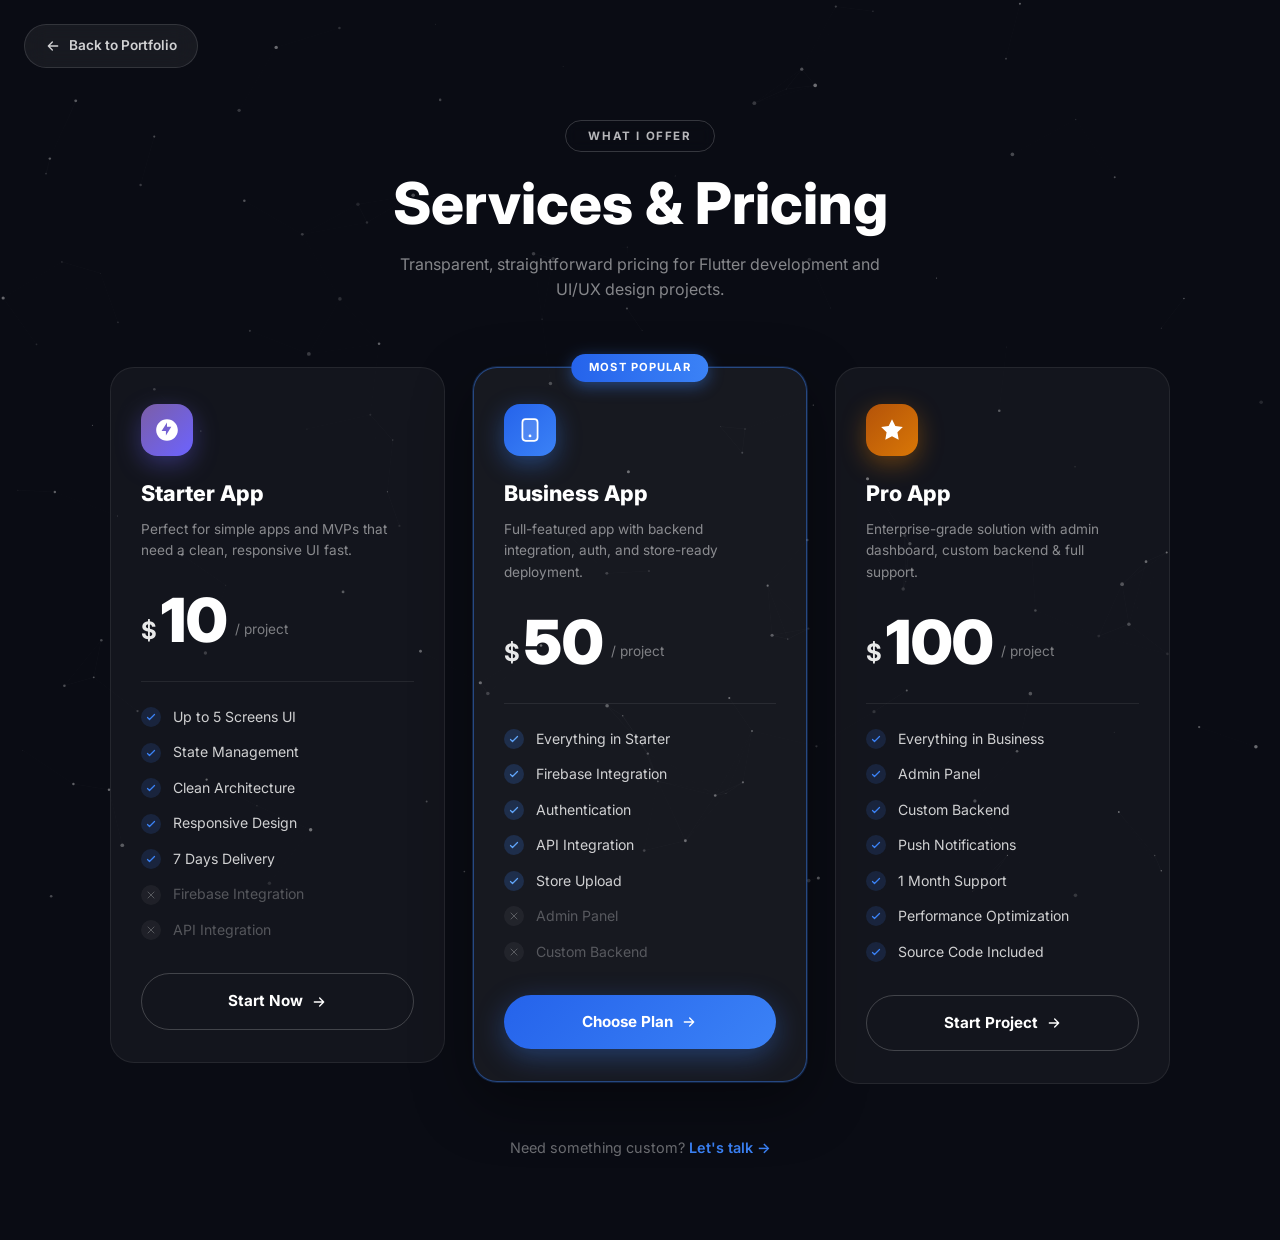
<file: pricing.html>
<!DOCTYPE html>
<html lang="en">

<head>
    <meta charset="UTF-8" />
    <meta name="viewport" content="width=device-width, initial-scale=1.0" />
    <meta name="description"
        content="Fadi Atef - Flutter Developer pricing plans for mobile app development services." />
    <title>Pricing Plans | Fadi Atef — Flutter Developer</title>
    <link rel="preconnect" href="https://fonts.googleapis.com" />
    <link rel="preconnect" href="https://fonts.gstatic.com" crossorigin />
    <link
        href="https://fonts.googleapis.com/css2?family=Inter:wght@300;400;500;600;700;800;900&family=Fira+Code:wght@400;500&display=swap"
        rel="stylesheet" />
    <style>
        *,
        *::before,
        *::after {
            box-sizing: border-box;
            margin: 0;
            padding: 0;
        }

        html {
            scroll-behavior: smooth;
        }

        body {
            font-family: 'Inter', system-ui, sans-serif;
            background: #0a0c14;
            color: #f0f0f5;
            min-height: 100vh;
            line-height: 1.6;
            overflow-x: hidden;
        }

        /* Background canvas */
        #pricingCanvas {
            position: fixed;
            inset: 0;
            width: 100%;
            height: 100%;
            pointer-events: none;
            opacity: 0.45;
            z-index: 0;
        }

        /* Back button */
        .back-btn {
            position: fixed;
            top: 24px;
            left: 24px;
            z-index: 100;
            display: inline-flex;
            align-items: center;
            gap: 8px;
            padding: 10px 20px;
            background: rgba(255, 255, 255, 0.06);
            border: 1px solid rgba(255, 255, 255, 0.12);
            border-radius: 50px;
            color: rgba(255, 255, 255, 0.8);
            font-size: 0.85rem;
            font-weight: 600;
            text-decoration: none;
            backdrop-filter: blur(12px);
            transition: all 0.25s;
        }

        .back-btn:hover {
            background: rgba(255, 255, 255, 0.1);
            border-color: rgba(255, 255, 255, 0.25);
            transform: translateX(-3px);
        }

        /* Page wrapper */
        .page {
            position: relative;
            z-index: 1;
            min-height: 100vh;
            display: flex;
            flex-direction: column;
            align-items: center;
            padding: 120px 24px 80px;
        }

        /* Header */
        .pricing-header {
            text-align: center;
            margin-bottom: 64px;
        }

        .pricing-badge {
            display: inline-block;
            padding: 6px 22px;
            border: 1px solid rgba(255, 255, 255, 0.18);
            border-radius: 50px;
            font-size: 0.72rem;
            font-weight: 700;
            letter-spacing: 0.14em;
            color: rgba(255, 255, 255, 0.7);
            margin-bottom: 20px;
            backdrop-filter: blur(6px);
        }

        .pricing-title {
            font-size: clamp(2.4rem, 5vw, 3.6rem);
            font-weight: 800;
            color: #fff;
            line-height: 1.1;
            margin-bottom: 16px;
        }

        .pricing-sub {
            font-size: 1rem;
            color: rgba(255, 255, 255, 0.5);
            max-width: 480px;
            margin: 0 auto;
        }

        /* Cards grid */
        .pricing-grid {
            display: grid;
            grid-template-columns: repeat(3, 1fr);
            gap: 28px;
            width: 100%;
            max-width: 1060px;
            align-items: start;
        }

        /* Base card */
        .plan-card {
            background: rgba(255, 255, 255, 0.04);
            border: 1px solid rgba(255, 255, 255, 0.08);
            border-radius: 24px;
            padding: 36px 30px 32px;
            display: flex;
            flex-direction: column;
            gap: 0;
            transition: all 0.35s cubic-bezier(0.25, 0.46, 0.45, 0.94);
            position: relative;
        }

        .plan-card:hover {
            transform: translateY(-8px);
            box-shadow: 0 30px 80px rgba(0, 0, 0, 0.5);
            border-color: rgba(255, 255, 255, 0.14);
        }

        /* Popular card */
        .plan-card.popular {
            background: rgba(255, 255, 255, 0.055);
            border-color: rgba(58, 130, 246, 0.45);
            box-shadow: 0 0 0 1px rgba(58, 130, 246, 0.2), 0 20px 60px rgba(0, 0, 0, 0.4);
        }

        .plan-card.popular:hover {
            box-shadow: 0 0 0 1px rgba(58, 130, 246, 0.35), 0 32px 80px rgba(0, 0, 0, 0.55);
        }

        /* Popular badge */
        .popular-badge {
            position: absolute;
            top: -14px;
            left: 50%;
            transform: translateX(-50%);
            background: linear-gradient(90deg, #2563eb, #3b82f6);
            color: #fff;
            font-size: 0.7rem;
            font-weight: 700;
            letter-spacing: 0.1em;
            padding: 5px 18px;
            border-radius: 50px;
            white-space: nowrap;
            box-shadow: 0 4px 16px rgba(59, 130, 246, 0.45);
        }

        /* Plan icon */
        .plan-icon {
            width: 52px;
            height: 52px;
            border-radius: 16px;
            display: flex;
            align-items: center;
            justify-content: center;
            margin-bottom: 20px;
        }

        .icon-starter {
            background: linear-gradient(135deg, #7b5ea7, #6c63ff);
            box-shadow: 0 8px 24px rgba(108, 99, 255, 0.35);
        }

        .icon-business {
            background: linear-gradient(135deg, #2563eb, #3b82f6);
            box-shadow: 0 8px 24px rgba(59, 130, 246, 0.4);
        }

        .icon-pro {
            background: linear-gradient(135deg, #b45309, #d97706);
            box-shadow: 0 8px 24px rgba(217, 119, 6, 0.4);
        }

        /* Plan name + desc */
        .plan-name {
            font-size: 1.35rem;
            font-weight: 800;
            color: #fff;
            margin-bottom: 8px;
        }

        .plan-desc {
            font-size: 0.85rem;
            color: rgba(255, 255, 255, 0.5);
            line-height: 1.6;
            margin-bottom: 28px;
        }

        /* Price */
        .plan-price {
            display: flex;
            align-items: flex-end;
            gap: 4px;
            margin-bottom: 6px;
        }

        .price-dollar {
            font-size: 1.5rem;
            font-weight: 700;
            color: rgba(255, 255, 255, 0.9);
            line-height: 1;
            padding-bottom: 8px;
        }

        .price-amount {
            font-size: 3.8rem;
            font-weight: 900;
            color: #fff;
            line-height: 1;
        }

        .price-per {
            font-size: 0.85rem;
            color: rgba(255, 255, 255, 0.45);
            padding-bottom: 10px;
            margin-left: 4px;
        }

        .plan-divider {
            height: 1px;
            background: rgba(255, 255, 255, 0.08);
            margin: 24px 0;
        }

        /* Feature list */
        .feature-list {
            list-style: none;
            display: flex;
            flex-direction: column;
            gap: 13px;
            margin-bottom: 32px;
            flex: 1;
        }

        .feature-item {
            display: flex;
            align-items: center;
            gap: 12px;
            font-size: 0.88rem;
            color: rgba(255, 255, 255, 0.8);
        }

        .feature-item.disabled {
            color: rgba(255, 255, 255, 0.28);
        }

        .feature-check {
            width: 20px;
            height: 20px;
            border-radius: 50%;
            display: flex;
            align-items: center;
            justify-content: center;
            flex-shrink: 0;
        }

        .feature-check.yes {
            background: rgba(59, 130, 246, 0.15);
            color: #3b82f6;
        }

        .plan-card.popular .feature-check.yes {
            background: rgba(59, 130, 246, 0.2);
            color: #60a5fa;
        }

        .feature-check.no {
            background: rgba(255, 255, 255, 0.05);
            color: rgba(255, 255, 255, 0.25);
        }

        /* CTA button */
        .plan-btn {
            display: flex;
            align-items: center;
            justify-content: center;
            gap: 8px;
            width: 100%;
            padding: 15px 24px;
            border-radius: 50px;
            font-size: 0.95rem;
            font-weight: 700;
            font-family: 'Inter', sans-serif;
            cursor: pointer;
            transition: all 0.3s;
            text-decoration: none;
            border: none;
        }

        .plan-btn-outline {
            background: transparent;
            border: 1.5px solid rgba(255, 255, 255, 0.2);
            color: #fff;
        }

        .plan-btn-outline:hover {
            border-color: rgba(255, 255, 255, 0.4);
            background: rgba(255, 255, 255, 0.06);
            transform: translateY(-2px);
        }

        .plan-btn-primary {
            background: linear-gradient(135deg, #2563eb, #3b82f6);
            color: #fff;
            box-shadow: 0 8px 28px rgba(59, 130, 246, 0.35);
        }

        .plan-btn-primary:hover {
            transform: translateY(-3px);
            box-shadow: 0 14px 36px rgba(59, 130, 246, 0.5);
        }

        /* Arrow icon in button */
        .btn-arrow {
            transition: transform 0.25s;
        }

        .plan-btn:hover .btn-arrow {
            transform: translateX(4px);
        }

        /* Bottom note */
        .pricing-note {
            margin-top: 52px;
            text-align: center;
            font-size: 0.9rem;
            color: rgba(255, 255, 255, 0.4);
        }

        .pricing-note a {
            color: #3b82f6;
            font-weight: 600;
            text-decoration: none;
            transition: color 0.2s;
        }

        .pricing-note a:hover {
            color: #60a5fa;
        }

        /* Responsive */
        @media (max-width: 860px) {
            .pricing-grid {
                grid-template-columns: 1fr;
                max-width: 440px;
            }

            .plan-card.popular {
                margin-top: 20px;
            }
        }

        @media (max-width: 560px) {
            .page {
                padding: 100px 16px 60px;
            }

            .pricing-grid {
                gap: 20px;
            }
        }
    </style>
</head>

<body>

    <!-- Background constellation canvas -->
    <canvas id="pricingCanvas"></canvas>

    <!-- Back button -->
    <a href="index.html#services" class="back-btn" id="backBtn">
        <svg viewBox="0 0 24 24" fill="none" width="16" height="16">
            <path d="M19 12H5M11 6l-6 6 6 6" stroke="currentColor" stroke-width="2" stroke-linecap="round"
                stroke-linejoin="round" />
        </svg>
        Back to Portfolio
    </a>

    <div class="page">
        <!-- Header -->
        <header class="pricing-header">
            <div class="pricing-badge">WHAT I OFFER</div>
            <h1 class="pricing-title">Services &amp; Pricing</h1>
            <p class="pricing-sub">Transparent, straightforward pricing for Flutter development and UI/UX design
                projects.</p>
        </header>

        <!-- Pricing Cards -->
        <div class="pricing-grid">

            <!-- Starter App -->
            <div class="plan-card" id="starterPlan">
                <div class="plan-icon icon-starter">
                    <svg viewBox="0 0 24 24" fill="white" width="26" height="26">
                        <path
                            d="M12 2C6.48 2 2 6.48 2 12s4.48 10 10 10 10-4.48 10-10S17.52 2 12 2zm-1 15v-4H7l5-8v4h4l-5 8z" />
                    </svg>
                </div>
                <h2 class="plan-name">Starter App</h2>
                <p class="plan-desc">Perfect for simple apps and MVPs that need a clean, responsive UI fast.</p>
                <div class="plan-price">
                    <span class="price-dollar">$</span>
                    <span class="price-amount">10</span>
                    <span class="price-per">/ project</span>
                </div>
                <div class="plan-divider"></div>
                <ul class="feature-list">
                    <li class="feature-item">
                        <span class="feature-check yes">
                            <svg viewBox="0 0 24 24" fill="none" width="12" height="12">
                                <path d="M5 13l4 4L19 7" stroke="currentColor" stroke-width="2.5" stroke-linecap="round"
                                    stroke-linejoin="round" />
                            </svg>
                        </span>
                        Up to 5 Screens UI
                    </li>
                    <li class="feature-item">
                        <span class="feature-check yes">
                            <svg viewBox="0 0 24 24" fill="none" width="12" height="12">
                                <path d="M5 13l4 4L19 7" stroke="currentColor" stroke-width="2.5" stroke-linecap="round"
                                    stroke-linejoin="round" />
                            </svg>
                        </span>
                        State Management
                    </li>
                    <li class="feature-item">
                        <span class="feature-check yes">
                            <svg viewBox="0 0 24 24" fill="none" width="12" height="12">
                                <path d="M5 13l4 4L19 7" stroke="currentColor" stroke-width="2.5" stroke-linecap="round"
                                    stroke-linejoin="round" />
                            </svg>
                        </span>
                        Clean Architecture
                    </li>
                    <li class="feature-item">
                        <span class="feature-check yes">
                            <svg viewBox="0 0 24 24" fill="none" width="12" height="12">
                                <path d="M5 13l4 4L19 7" stroke="currentColor" stroke-width="2.5" stroke-linecap="round"
                                    stroke-linejoin="round" />
                            </svg>
                        </span>
                        Responsive Design
                    </li>
                    <li class="feature-item">
                        <span class="feature-check yes">
                            <svg viewBox="0 0 24 24" fill="none" width="12" height="12">
                                <path d="M5 13l4 4L19 7" stroke="currentColor" stroke-width="2.5" stroke-linecap="round"
                                    stroke-linejoin="round" />
                            </svg>
                        </span>
                        7 Days Delivery
                    </li>
                    <li class="feature-item disabled">
                        <span class="feature-check no">
                            <svg viewBox="0 0 24 24" fill="none" width="12" height="12">
                                <path d="M6 18L18 6M6 6l12 12" stroke="currentColor" stroke-width="2"
                                    stroke-linecap="round" />
                            </svg>
                        </span>
                        Firebase Integration
                    </li>
                    <li class="feature-item disabled">
                        <span class="feature-check no">
                            <svg viewBox="0 0 24 24" fill="none" width="12" height="12">
                                <path d="M6 18L18 6M6 6l12 12" stroke="currentColor" stroke-width="2"
                                    stroke-linecap="round" />
                            </svg>
                        </span>
                        API Integration
                    </li>
                </ul>
                <a href="mailto:fadiatef118@gmail.com?subject=Starter App Plan" class="plan-btn plan-btn-outline"
                    id="starterBtn">
                    Start Now
                    <svg class="btn-arrow" viewBox="0 0 24 24" fill="none" width="16" height="16">
                        <path d="M5 12h14M13 6l6 6-6 6" stroke="currentColor" stroke-width="2" stroke-linecap="round"
                            stroke-linejoin="round" />
                    </svg>
                </a>
            </div>

            <!-- Business App (Most Popular) -->
            <div class="plan-card popular" id="businessPlan">
                <div class="popular-badge">MOST POPULAR</div>
                <div class="plan-icon icon-business">
                    <svg viewBox="0 0 24 24" fill="white" width="26" height="26">
                        <rect x="5" y="2" width="14" height="20" rx="3" fill="white" opacity="0.15" />
                        <rect x="5" y="2" width="14" height="20" rx="3" stroke="white" stroke-width="1.6" fill="none" />
                        <circle cx="12" cy="17.5" r="1.3" fill="white" />
                    </svg>
                </div>
                <h2 class="plan-name">Business App</h2>
                <p class="plan-desc">Full-featured app with backend integration, auth, and store-ready deployment.</p>
                <div class="plan-price">
                    <span class="price-dollar">$</span>
                    <span class="price-amount">50</span>
                    <span class="price-per">/ project</span>
                </div>
                <div class="plan-divider"></div>
                <ul class="feature-list">
                    <li class="feature-item">
                        <span class="feature-check yes">
                            <svg viewBox="0 0 24 24" fill="none" width="12" height="12">
                                <path d="M5 13l4 4L19 7" stroke="currentColor" stroke-width="2.5" stroke-linecap="round"
                                    stroke-linejoin="round" />
                            </svg>
                        </span>
                        Everything in Starter
                    </li>
                    <li class="feature-item">
                        <span class="feature-check yes">
                            <svg viewBox="0 0 24 24" fill="none" width="12" height="12">
                                <path d="M5 13l4 4L19 7" stroke="currentColor" stroke-width="2.5" stroke-linecap="round"
                                    stroke-linejoin="round" />
                            </svg>
                        </span>
                        Firebase Integration
                    </li>
                    <li class="feature-item">
                        <span class="feature-check yes">
                            <svg viewBox="0 0 24 24" fill="none" width="12" height="12">
                                <path d="M5 13l4 4L19 7" stroke="currentColor" stroke-width="2.5" stroke-linecap="round"
                                    stroke-linejoin="round" />
                            </svg>
                        </span>
                        Authentication
                    </li>
                    <li class="feature-item">
                        <span class="feature-check yes">
                            <svg viewBox="0 0 24 24" fill="none" width="12" height="12">
                                <path d="M5 13l4 4L19 7" stroke="currentColor" stroke-width="2.5" stroke-linecap="round"
                                    stroke-linejoin="round" />
                            </svg>
                        </span>
                        API Integration
                    </li>
                    <li class="feature-item">
                        <span class="feature-check yes">
                            <svg viewBox="0 0 24 24" fill="none" width="12" height="12">
                                <path d="M5 13l4 4L19 7" stroke="currentColor" stroke-width="2.5" stroke-linecap="round"
                                    stroke-linejoin="round" />
                            </svg>
                        </span>
                        Store Upload
                    </li>
                    <li class="feature-item disabled">
                        <span class="feature-check no">
                            <svg viewBox="0 0 24 24" fill="none" width="12" height="12">
                                <path d="M6 18L18 6M6 6l12 12" stroke="currentColor" stroke-width="2"
                                    stroke-linecap="round" />
                            </svg>
                        </span>
                        Admin Panel
                    </li>
                    <li class="feature-item disabled">
                        <span class="feature-check no">
                            <svg viewBox="0 0 24 24" fill="none" width="12" height="12">
                                <path d="M6 18L18 6M6 6l12 12" stroke="currentColor" stroke-width="2"
                                    stroke-linecap="round" />
                            </svg>
                        </span>
                        Custom Backend
                    </li>
                </ul>
                <a href="mailto:fadiatef118@gmail.com?subject=Business App Plan" class="plan-btn plan-btn-primary"
                    id="businessBtn">
                    Choose Plan
                    <svg class="btn-arrow" viewBox="0 0 24 24" fill="none" width="16" height="16">
                        <path d="M5 12h14M13 6l6 6-6 6" stroke="white" stroke-width="2" stroke-linecap="round"
                            stroke-linejoin="round" />
                    </svg>
                </a>
            </div>

            <!-- Pro App -->
            <div class="plan-card" id="proPlan">
                <div class="plan-icon icon-pro">
                    <svg viewBox="0 0 24 24" fill="white" width="26" height="26">
                        <path
                            d="M12 2l3.09 6.26L22 9.27l-5 4.87 1.18 6.88L12 17.77l-6.18 3.25L7 14.14 2 9.27l6.91-1.01L12 2z" />
                    </svg>
                </div>
                <h2 class="plan-name">Pro App</h2>
                <p class="plan-desc">Enterprise-grade solution with admin dashboard, custom backend &amp; full support.
                </p>
                <div class="plan-price">
                    <span class="price-dollar">$</span>
                    <span class="price-amount">100</span>
                    <span class="price-per">/ project</span>
                </div>
                <div class="plan-divider"></div>
                <ul class="feature-list">
                    <li class="feature-item">
                        <span class="feature-check yes">
                            <svg viewBox="0 0 24 24" fill="none" width="12" height="12">
                                <path d="M5 13l4 4L19 7" stroke="currentColor" stroke-width="2.5" stroke-linecap="round"
                                    stroke-linejoin="round" />
                            </svg>
                        </span>
                        Everything in Business
                    </li>
                    <li class="feature-item">
                        <span class="feature-check yes">
                            <svg viewBox="0 0 24 24" fill="none" width="12" height="12">
                                <path d="M5 13l4 4L19 7" stroke="currentColor" stroke-width="2.5" stroke-linecap="round"
                                    stroke-linejoin="round" />
                            </svg>
                        </span>
                        Admin Panel
                    </li>
                    <li class="feature-item">
                        <span class="feature-check yes">
                            <svg viewBox="0 0 24 24" fill="none" width="12" height="12">
                                <path d="M5 13l4 4L19 7" stroke="currentColor" stroke-width="2.5" stroke-linecap="round"
                                    stroke-linejoin="round" />
                            </svg>
                        </span>
                        Custom Backend
                    </li>
                    <li class="feature-item">
                        <span class="feature-check yes">
                            <svg viewBox="0 0 24 24" fill="none" width="12" height="12">
                                <path d="M5 13l4 4L19 7" stroke="currentColor" stroke-width="2.5" stroke-linecap="round"
                                    stroke-linejoin="round" />
                            </svg>
                        </span>
                        Push Notifications
                    </li>
                    <li class="feature-item">
                        <span class="feature-check yes">
                            <svg viewBox="0 0 24 24" fill="none" width="12" height="12">
                                <path d="M5 13l4 4L19 7" stroke="currentColor" stroke-width="2.5" stroke-linecap="round"
                                    stroke-linejoin="round" />
                            </svg>
                        </span>
                        1 Month Support
                    </li>
                    <li class="feature-item">
                        <span class="feature-check yes">
                            <svg viewBox="0 0 24 24" fill="none" width="12" height="12">
                                <path d="M5 13l4 4L19 7" stroke="currentColor" stroke-width="2.5" stroke-linecap="round"
                                    stroke-linejoin="round" />
                            </svg>
                        </span>
                        Performance Optimization
                    </li>
                    <li class="feature-item">
                        <span class="feature-check yes">
                            <svg viewBox="0 0 24 24" fill="none" width="12" height="12">
                                <path d="M5 13l4 4L19 7" stroke="currentColor" stroke-width="2.5" stroke-linecap="round"
                                    stroke-linejoin="round" />
                            </svg>
                        </span>
                        Source Code Included
                    </li>
                </ul>
                <a href="mailto:fadiatef118@gmail.com?subject=Pro App Plan" class="plan-btn plan-btn-outline"
                    id="proBtn">
                    Start Project
                    <svg class="btn-arrow" viewBox="0 0 24 24" fill="none" width="16" height="16">
                        <path d="M5 12h14M13 6l6 6-6 6" stroke="currentColor" stroke-width="2" stroke-linecap="round"
                            stroke-linejoin="round" />
                    </svg>
                </a>
            </div>

        </div>

        <!-- Bottom note -->
        <p class="pricing-note">
            Need something custom? <a href="mailto:fadiatef118@gmail.com">Let's talk →</a>
        </p>
    </div>

    <script>
        // Constellation background (same logic as main site)
        const canvas = document.getElementById('pricingCanvas');
        const ctx = canvas.getContext('2d');

        function resize() {
            canvas.width = window.innerWidth;
            canvas.height = window.innerHeight;
        }
        resize();
        window.addEventListener('resize', () => { resize(); initStars(); });

        let stars = [];
        function initStars() {
            stars = [];
            const count = Math.floor((canvas.width * canvas.height) / 8000);
            for (let i = 0; i < count; i++) {
                stars.push({
                    x: Math.random() * canvas.width,
                    y: Math.random() * canvas.height,
                    r: Math.random() * 1.6 + 0.3,
                    alpha: Math.random() * 0.7 + 0.2,
                    vx: (Math.random() - 0.5) * 0.15,
                    vy: (Math.random() - 0.5) * 0.15,
                });
            }
        }
        initStars();

        function draw() {
            ctx.clearRect(0, 0, canvas.width, canvas.height);
            const maxDist = 120;

            for (let i = 0; i < stars.length; i++) {
                const s = stars[i];
                s.x += s.vx;
                s.y += s.vy;
                if (s.x < 0) s.x = canvas.width;
                if (s.x > canvas.width) s.x = 0;
                if (s.y < 0) s.y = canvas.height;
                if (s.y > canvas.height) s.y = 0;

                ctx.beginPath();
                ctx.arc(s.x, s.y, s.r, 0, Math.PI * 2);
                ctx.fillStyle = `rgba(255,255,255,${s.alpha})`;
                ctx.fill();

                for (let j = i + 1; j < stars.length; j++) {
                    const s2 = stars[j];
                    const dx = s.x - s2.x;
                    const dy = s.y - s2.y;
                    const dist = Math.sqrt(dx * dx + dy * dy);
                    if (dist < maxDist) {
                        ctx.beginPath();
                        ctx.moveTo(s.x, s.y);
                        ctx.lineTo(s2.x, s2.y);
                        ctx.strokeStyle = `rgba(255,255,255,${0.12 * (1 - dist / maxDist)})`;
                        ctx.lineWidth = 0.5;
                        ctx.stroke();
                    }
                }
            }
            requestAnimationFrame(draw);
        }
        draw();
    </script>

</body>

</html>
</file>
